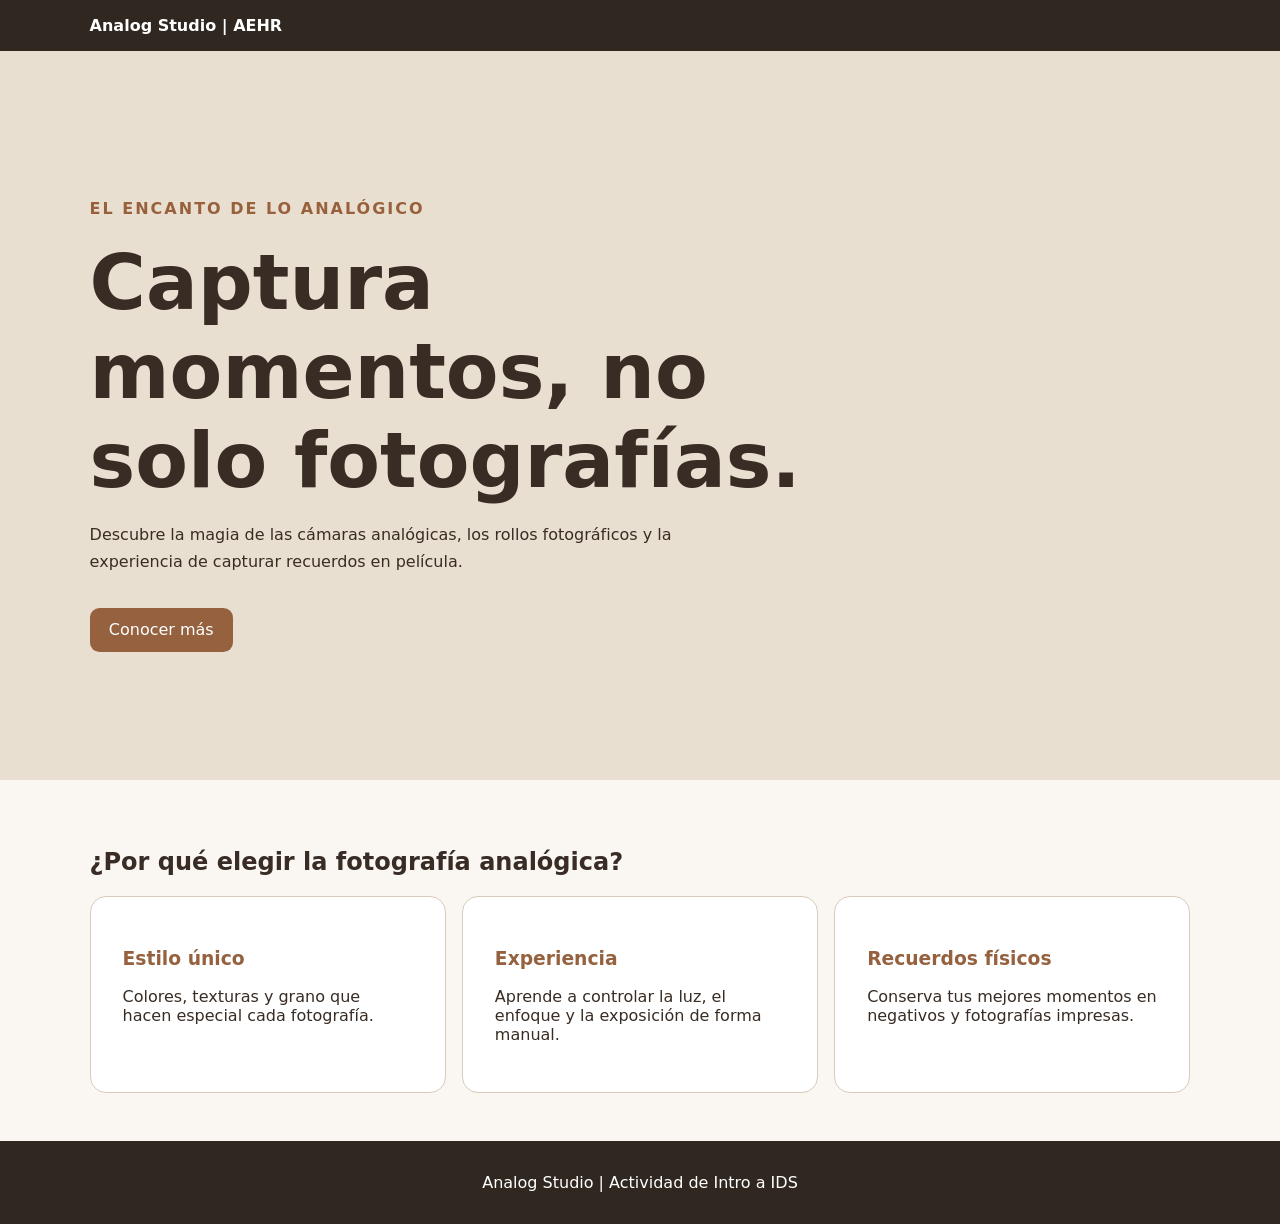
<file: index.html>
<!doctype html>
<html lang="es">

<head>
  <meta charset="UTF-8">
  <meta name="viewport" content="width=device-width, initial-scale=1.0">
  <title>Fotografía Analógica</title>
  <link rel="stylesheet" href="./styles.css">
</head>

<body>
  <header>
    <strong>Analog Studio | AEHR</strong>
  </header>

  <main>
    <section class="hero">
      <p class="tag">El encanto de lo analógico</p>
      <h1>Captura momentos, no solo fotografías.</h1>
      <p>
        Descubre la magia de las cámaras analógicas,
        los rollos fotográficos y la experiencia
        de capturar recuerdos en película.
      </p>
      <a class="btn" href="#beneficios">Conocer más</a>
    </section>

    <section id="beneficios">
      <h2>¿Por qué elegir la fotografía analógica?</h2>
      <div class="cards">
        <article>
          <h3>Estilo único</h3>
          <p>Colores, texturas y grano que hacen
            especial cada fotografía.</p>
        </article>

        <article>
          <h3>Experiencia</h3>
          <p>Aprende a controlar la luz, el enfoque
            y la exposición de forma manual.</p>
        </article>

        <article>
          <h3>Recuerdos físicos</h3>
          <p>Conserva tus mejores momentos
            en negativos y fotografías impresas.</p>
        </article>
      </div>
    </section>
  </main>

  <footer>
    <p>Analog Studio | Actividad de Intro a IDS</p>
  </footer>
</body>

</html>
</file>
<file: styles.css>
* {
    box-sizing: border-box;
}

body {
    margin: 0;
    font-family: system-ui, sans-serif;
    color: #382c24;
    background: #faf7f2;
}

header,
footer {
    padding: 1rem 7vw;
    background: #302820;
    color: white;
}

.hero {
    min-height: 65vh;
    padding: 8rem 7vw;
    background: #e9dfd0;
}

.tag {
    color: #98613c;
    font-weight: bold;
    text-transform: uppercase;
    letter-spacing: 2px;
}

.hero h1 {
    max-width: 750px;
    font-size: clamp(2.2rem, 6vw, 4.8rem);
    margin: .3rem 0;
}

.hero p {
    max-width: 600px;
    line-height: 1.7;
}

.btn {
    display: inline-block;
    margin-top: 1rem;
    padding: .8rem 1.2rem;
    color: white;
    background: #95613f;
    border-radius: .6rem;
    text-decoration: none;
}

.btn:hover {
    background: #70472e;
}

#beneficios {
    padding: 3rem 7vw;
}

.cards {
    display: grid;
    grid-template-columns: repeat(auto-fit, minmax(160px, 1fr));
    gap: 1rem;
}

.cards article {
    padding: 2rem;
    background: white;
    border: 1px solid #d9cabb;
    border-radius: 1rem;
}

.cards h3 {
    color: #95613f;
}

footer {
    text-align: center;
}
</file>
